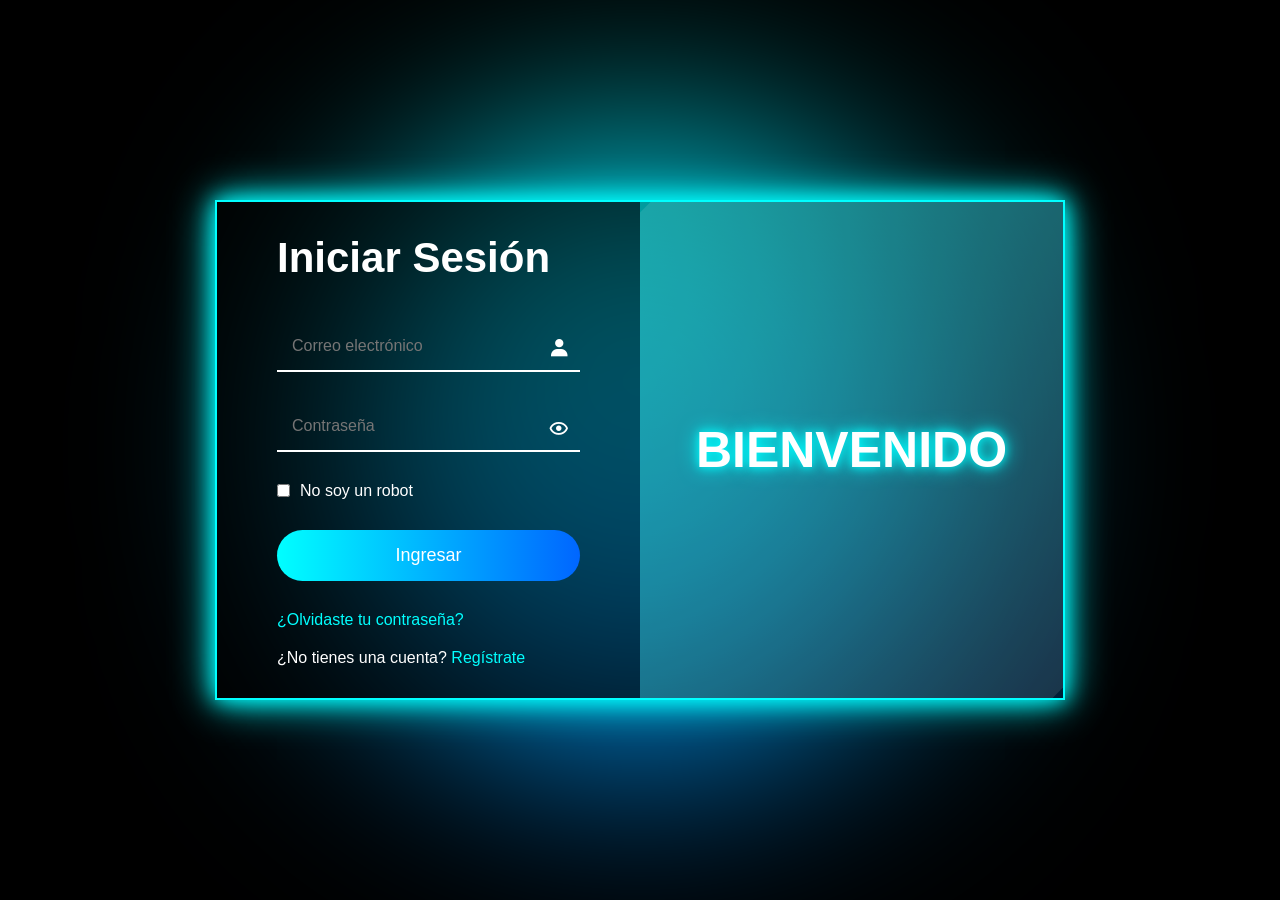
<file: index.html>
<!DOCTYPE html>
<html lang="es">

<head>
    <meta charset="UTF-8">
    <meta name="viewport" content="width=device-width, initial-scale=1.0">
    <title>Inicio de Sesión Seguro</title>

    <link rel="stylesheet" href="css/style.css">
    <link href="https://unpkg.com/boxicons@2.1.4/css/boxicons.min.css" rel="stylesheet">
</head>

<body>

    <div class="container">

        <div class="login-box">

            <div class="left">

                <h1>Iniciar Sesión</h1>

                <div class="input-box">
                    <input type="email" id="loginUser" placeholder="Correo electrónico" required>
                    <i class='bx bxs-user'></i>
                </div>

                <div class="input-box">
                    <input type="password" id="loginPassword" placeholder="Contraseña" required>
                    <i class='bx bx-show toggle-password' id="toggleLogin"></i>
                </div>

                <div class="captcha">
                    <input type="checkbox" id="robot">
                    <span>No soy un robot</span>
                </div>

                <button onclick="login()">Ingresar</button>

                <p id="attemptMessage"></p>
                <p id="timerMessage"></p>

                <a href="#" class="forgot">¿Olvidaste tu contraseña?</a>

                <p class="account-text">
                    ¿No tienes una cuenta?
                    <a href="register.html">Regístrate</a>
                </p>

            </div>

            <div class="right">
                <h2>BIENVENIDO</h2>
            </div>

        </div>

    </div>

    <!-- MODAL -->
    <div id="welcomeModal" class="modal">
        <div class="modal-content">
            <h2>✔ Bienvenido al sistema</h2>
            <p>Acceso exitoso</p>

            <button onclick="closeModal()">Continuar</button>
        </div>
    </div>

    <script src="js/script.js"></script>

</body>

</html>
</file>
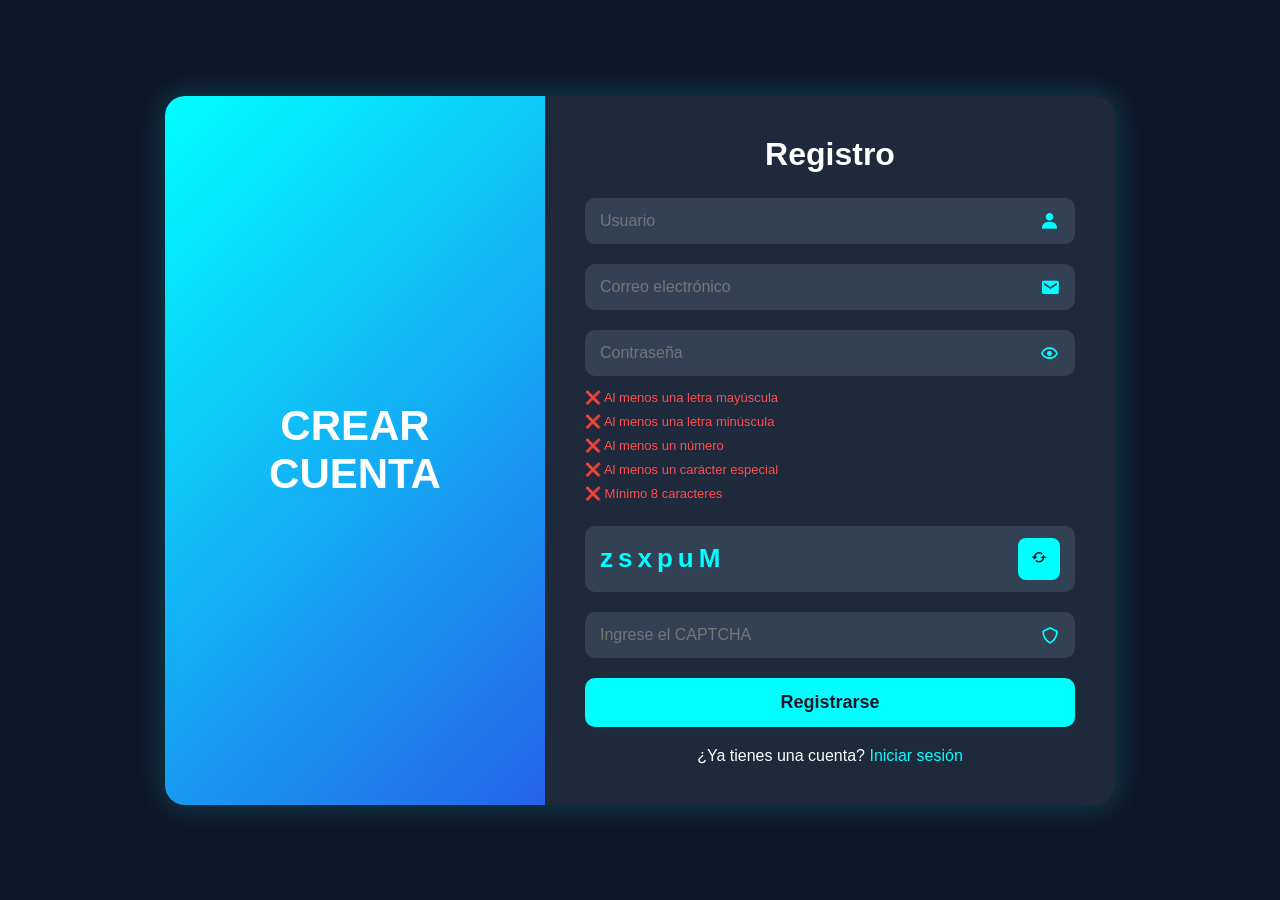
<file: register.html>
<!DOCTYPE html>
<html lang="es">

<head>

    <meta charset="UTF-8">

    <meta name="viewport"
    content="width=device-width, initial-scale=1.0">

    <title>Registro Seguro</title>

    <link href='https://unpkg.com/boxicons@2.1.4/css/boxicons.min.css'
    rel='stylesheet'>

    <style>

        *{
            margin:0;
            padding:0;
            box-sizing:border-box;
            font-family:Arial, Helvetica, sans-serif;
        }

        body{
            display:flex;
            justify-content:center;
            align-items:center;
            min-height:100vh;
            background:#0f172a;
            padding:20px;
        }

        .container{
            width:100%;
            max-width:950px;
        }

        .register-box{
            display:flex;
            background:#111827;
            border-radius:20px;
            overflow:hidden;
            box-shadow:0 0 30px rgba(0,255,255,0.2);
        }

        .left-panel{
            width:40%;
            background:linear-gradient(135deg,#00ffff,#2563eb);
            display:flex;
            justify-content:center;
            align-items:center;
            padding:40px;
        }

        .left-panel h1{
            color:white;
            font-size:42px;
            text-align:center;
        }

        .right-panel{
            width:60%;
            background:#1e293b;
            padding:40px;
        }

        .right-panel h2{
            color:white;
            text-align:center;
            margin-bottom:25px;
            font-size:32px;
        }

        .input-box{
            position:relative;
            margin-bottom:20px;
        }

        .input-box input{
            width:100%;
            padding:14px 45px 14px 15px;
            border:none;
            outline:none;
            border-radius:10px;
            background:#334155;
            color:white;
            font-size:16px;
        }

        .input-box i{
            position:absolute;
            right:15px;
            top:50%;
            transform:translateY(-50%);
            color:#00ffff;
            font-size:20px;
            cursor:pointer;
        }

        .captcha-box{
            display:flex;
            justify-content:space-between;
            align-items:center;
            background:#334155;
            border-radius:10px;
            padding:12px 15px;
            margin-bottom:20px;
        }

        #captchaText{
            color:#00ffff;
            font-size:26px;
            letter-spacing:5px;
            font-weight:bold;
            user-select:none;
        }

        #refreshCaptcha{
            border:none;
            background:#00ffff;
            color:#111827;
            padding:10px 12px;
            border-radius:8px;
            cursor:pointer;
            font-size:18px;
        }

        .password-rules{
            margin-top:-10px;
            margin-bottom:20px;
            font-size:13px;
            line-height:24px;
        }

        .password-rules span{
            display:block;
        }

        .valid{
            color:#00ff99;
        }

        .invalid{
            color:#ff4d4d;
        }

        .register-btn{
            width:100%;
            padding:14px;
            border:none;
            border-radius:10px;
            background:#00ffff;
            color:#111827;
            font-size:18px;
            font-weight:bold;
            cursor:pointer;
        }

        #message{
            display:block;
            text-align:center;
            margin-bottom:15px;
            font-weight:bold;
        }

        .account-text{
            margin-top:20px;
            text-align:center;
            color:white;
        }

        .account-text a{
            color:#00ffff;
            text-decoration:none;
        }

    </style>

</head>

<body>

    <div class="container">

        <div class="register-box">

            <!-- PANEL IZQUIERDO -->
            <div class="left-panel">

                <h1>CREAR CUENTA</h1>

            </div>

            <!-- PANEL DERECHO -->
            <div class="right-panel">

                <h2>Registro</h2>

                <!-- USUARIO -->
                <div class="input-box">

                    <input type="text"
                    id="username"
                    placeholder="Usuario"
                    required>

                    <i class='bx bxs-user'></i>

                </div>

                <!-- CORREO -->
                <div class="input-box">

                    <input type="email"
                    id="email"
                    placeholder="Correo electrónico"
                    required>

                    <i class='bx bxs-envelope'></i>

                </div>

                <!-- CONTRASEÑA -->
                <div class="input-box">

                    <input type="password"
                    id="registerPassword"
                    placeholder="Contraseña"
                    required>

                    <i class='bx bx-show'
                    id="toggleRegister"></i>

                </div>

                <!-- REGLAS -->
                <div class="password-rules">

                    <span id="uppercase" class="invalid">
                        ❌ Al menos una letra mayúscula
                    </span>

                    <span id="lowercase" class="invalid">
                        ❌ Al menos una letra minúscula
                    </span>

                    <span id="number" class="invalid">
                        ❌ Al menos un número
                    </span>

                    <span id="special" class="invalid">
                        ❌ Al menos un carácter especial
                    </span>

                    <span id="length" class="invalid">
                        ❌ Mínimo 8 caracteres
                    </span>

                </div>

                <!-- CAPTCHA -->
                <div class="captcha-box">

                    <p id="captchaText"></p>

                    <button type="button"
                    id="refreshCaptcha">

                        <i class='bx bx-refresh'></i>

                    </button>

                </div>

                <!-- INPUT CAPTCHA -->
                <div class="input-box">

                    <input type="text"
                    id="captchaInput"
                    placeholder="Ingrese el CAPTCHA"
                    required>

                    <i class='bx bx-shield'></i>

                </div>

                <!-- MENSAJE -->
                <small id="message"></small>

                <!-- BOTÓN -->
                <button type="button"
                class="register-btn"
                id="registerBtn">

                    Registrarse

                </button>

                <p class="account-text">

                    ¿Ya tienes una cuenta?

                    <a href="index.html">

                        Iniciar sesión

                    </a>

                </p>

            </div>

        </div>

    </div>

    <script>

        // MOSTRAR / OCULTAR CONTRASEÑA

        const toggleRegister =
        document.getElementById("toggleRegister");

        const registerPassword =
        document.getElementById("registerPassword");

        toggleRegister.addEventListener("click", () => {

            if(registerPassword.type === "password"){

                registerPassword.type = "text";

                toggleRegister.classList.replace(
                    "bx-show",
                    "bx-hide"
                );

            }else{

                registerPassword.type = "password";

                toggleRegister.classList.replace(
                    "bx-hide",
                    "bx-show"
                );

            }

        });

        // CAPTCHA

        const captchaText =
        document.getElementById("captchaText");

        const refreshCaptcha =
        document.getElementById("refreshCaptcha");

        let generatedCaptcha = "";

        function generateCaptcha(){

            const chars =
            "ABCDEFGHJKLMNPQRSTUVWXYZabcdefghijkmnopqrstuvwxyz23456789";

            generatedCaptcha = "";

            for(let i = 0; i < 6; i++){

                generatedCaptcha += chars.charAt(
                    Math.floor(Math.random() * chars.length)
                );

            }

            captchaText.textContent = generatedCaptcha;

        }

        generateCaptcha();

        refreshCaptcha.addEventListener(
            "click",
            generateCaptcha
        );

        // VALIDACIÓN DE CONTRASEÑA

        const uppercase =
        document.getElementById("uppercase");

        const lowercase =
        document.getElementById("lowercase");

        const number =
        document.getElementById("number");

        const special =
        document.getElementById("special");

        const length =
        document.getElementById("length");

        registerPassword.addEventListener("keyup", () => {

            const password =
            registerPassword.value;

            validateRule(
                uppercase,
                /[A-Z]/.test(password)
            );

            validateRule(
                lowercase,
                /[a-z]/.test(password)
            );

            validateRule(
                number,
                /[0-9]/.test(password)
            );

            validateRule(
                special,
                /[!@#$%^&*(),.?":{}|<>]/.test(password)
            );

            validateRule(
                length,
                password.length >= 8
            );

        });

        function validateRule(element, valid){

            if(valid){

                element.classList.remove("invalid");

                element.classList.add("valid");

                element.innerHTML =
                element.innerHTML.replace("❌","✅");

            }else{

                element.classList.remove("valid");

                element.classList.add("invalid");

                element.innerHTML =
                element.innerHTML.replace("✅","❌");

            }

        }

        // REGISTRO

        const registerBtn =
        document.getElementById("registerBtn");

        const captchaInput =
        document.getElementById("captchaInput");

        const message =
        document.getElementById("message");

        registerBtn.addEventListener("click", () => {

            const username =
            document.getElementById("username").value;

            const email =
            document.getElementById("email").value;

            const password =
            registerPassword.value;

            const userCaptcha =
            captchaInput.value.trim();

            const realCaptcha =
            generatedCaptcha.trim();

            // VALIDAR CAPTCHA

            if(
                userCaptcha.toLowerCase() !==
                realCaptcha.toLowerCase()
            ){

                message.style.color = "#ff4d4d";

                message.textContent =
                "CAPTCHA incorrecto";

                return;

            }

            // VALIDAR CONTRASEÑA

            const validPassword =
                /[A-Z]/.test(password) &&
                /[a-z]/.test(password) &&
                /[0-9]/.test(password) &&
                /[!@#$%^&*(),.?":{}|<>]/.test(password) &&
                password.length >= 8;

            if(!validPassword){

                message.style.color = "#ff4d4d";

                message.textContent =
                "La contraseña no cumple los requisitos";

                return;

            }

            // GUARDAR DATOS

            localStorage.setItem(
                "username",
                username
            );

            localStorage.setItem(
                "email",
                email
            );

            localStorage.setItem(
                "password",
                password
            );

            // MENSAJE

            message.style.color = "#00ff99";

            message.textContent =
            "¡Registro exitoso!";

            // IR AL LOGIN

            setTimeout(() => {

                window.location.href =
                "index.html";

            }, 2000);

        });

    </script>

</body>

</html>
</file>
<file: css/style.css>
/* style.css */

*{

    margin: 0;
    padding: 0;
    box-sizing: border-box;
    font-family: Arial;
}

body{

    display: flex;
    justify-content: center;
    align-items: center;

    min-height: 100vh;

    background: black;

    overflow: hidden;
}

body::before{

    content: '';

    position: absolute;

    width: 600px;
    height: 600px;

    background: linear-gradient(#00ffff,#0088ff);

    border-radius: 50%;

    filter: blur(120px);

    animation: animate 6s linear infinite;
}

@keyframes animate{

    0%{
        transform: translate(-200px,-100px);
    }

    50%{
        transform: translate(200px,100px);
    }

    100%{
        transform: translate(-200px,-100px);
    }
}

.container{

    position: relative;
    z-index: 1;
}

/* LOGIN */

.login-box{

    width: 850px;
    height: 500px;

    display: flex;

    background: rgba(0,0,0,0.6);

    border: 2px solid #00ffff;

    box-shadow:
    0 0 20px #00ffff,
    0 0 40px #00ffff;

    overflow: hidden;

    transition: 0.5s;
}

.login-box:hover{

    transform: scale(1.02);
}

.left{

    width: 50%;

    padding: 60px;

    display: flex;
    flex-direction: column;
    justify-content: center;

    color: white;
}

.left h1{

    font-size: 42px;

    margin-bottom: 40px;
}

.input-box{

    position: relative;

    margin-bottom: 30px;
}

.input-box input{

    width: 100%;

    padding: 15px;

    background: transparent;

    border: none;

    border-bottom: 2px solid white;

    outline: none;

    color: white;

    font-size: 16px;
}

.input-box i{

    position: absolute;

    right: 10px;
    top: 15px;

    color: white;

    font-size: 22px;

    cursor: pointer;
}

button{

    padding: 15px;

    border: none;

    border-radius: 30px;

    background: linear-gradient(to right,#00ffff,#0066ff);

    color: white;

    font-size: 18px;

    cursor: pointer;

    transition: 0.4s;

    margin-top: 10px;
}

button:hover{

    transform: scale(1.05);

    box-shadow:
    0 0 20px #00ffff,
    0 0 40px #00ffff;
}

.captcha{

    display: flex;
    align-items: center;
    gap: 10px;

    color: white;

    margin-bottom: 20px;
}

.forgot{

    color: #00ffff;

    text-decoration: none;

    margin-top: 15px;
}

.account-text{

    margin-top: 20px;
}

.account-text a{

    color: #00ffff;

    text-decoration: none;
}

#attemptMessage{

    color: red;

    margin-top: 15px;
}

.right{

    width: 50%;

    display: flex;
    justify-content: center;
    align-items: center;

    background: linear-gradient(
        135deg,
        rgba(0,255,255,0.5),
        rgba(0,136,255,0.2)
    );

    position: relative;

    overflow: hidden;
}

.right::before{

    content: '';

    position: absolute;

    width: 150%;
    height: 150%;

    background: rgba(255,255,255,0.1);

    transform: rotate(45deg);

    animation: shine 5s linear infinite;
}

@keyframes shine{

    0%{
        transform: translateX(-500px) rotate(45deg);
    }

    100%{
        transform: translateX(500px) rotate(45deg);
    }
}

.right h2{

    color: white;

    font-size: 50px;

    z-index: 1;

    text-shadow:
    0 0 10px #00ffff,
    0 0 20px #00ffff;
}

/* REGISTER */

.register-box{

    width: 900px;
    height: 500px;

    display: flex;

    background: #070b1d;

    border: 2px solid #00ffff;

    box-shadow:
    0 0 20px #00ffff,
    0 0 40px #00ffff;

    overflow: hidden;
}

.left-panel{

    width: 45%;

    background: linear-gradient(
        135deg,
        #00ffff,
        #0066ff
    );

    clip-path: polygon(
        0 0,
        100% 0,
        70% 100%,
        0 100%
    );

    display: flex;
    justify-content: center;
    align-items: center;

    position: relative;

    overflow: hidden;
}

.left-panel::before{

    content: '';

    position: absolute;

    width: 150%;
    height: 150%;

    background: rgba(255,255,255,0.1);

    transform: rotate(45deg);

    animation: shine 5s linear infinite;
}

.left-panel h1{

    color: white;

    font-size: 50px;

    z-index: 1;

    text-shadow:
    0 0 10px white,
    0 0 20px #00ffff;
}

.right-panel{

    width: 55%;

    padding: 70px;

    display: flex;
    flex-direction: column;
    justify-content: center;

    color: white;
}

.right-panel h2{

    font-size: 40px;

    margin-bottom: 40px;
}

.register-btn{

    box-shadow:
    0 0 15px #00ffff;
}

.register-btn:hover{

    box-shadow:
    0 0 25px #00ffff,
    0 0 50px #00ffff;
}

#message{

    margin-top: -15px;
    margin-bottom: 20px;

    font-size: 14px;
}

/* RESPONSIVE */

@media(max-width:900px){

    .login-box,
    .register-box{

        width: 95%;

        flex-direction: column;

        height: auto;
    }

    .left,
    .right,
    .left-panel,
    .right-panel{

        width: 100%;
    }

    .right,
    .left-panel{

        height: 220px;
    }

    .left-panel{

        clip-path: none;
    }
}
/* CAPTCHA IMAGE */

.captcha-box{

    margin-bottom: 20px;

    color: white;
}

.captcha-title{

    margin-bottom: 10px;

    font-size: 15px;
}

.captcha-images{

    display: grid;

    grid-template-columns: repeat(2,1fr);

    gap: 10px;
}

.captcha-img{

    width: 100%;

    height: 100px;

    object-fit: cover;

    border: 3px solid transparent;

    cursor: pointer;

    transition: 0.3s;

    border-radius: 10px;
}

.captcha-img:hover{

    transform: scale(1.05);
}

.captcha-img.selected{

    border: 3px solid #00ffff;

    box-shadow:
    0 0 15px #00ffff;
}

#captchaMessage{

    margin-top: 10px;

    font-size: 14px;
}
/* ========================= */
/* MODAL */
/* ========================= */

.modal {
    display: none;
    position: fixed;
    z-index: 9999;
    left: 0;
    top: 0;
    width: 100%;
    height: 100%;
    background: rgba(0,0,0,0.7);
    justify-content: center;
    align-items: center;
    backdrop-filter: blur(5px);
}

.modal-content {
    background: rgba(0,0,0,0.85);
    border: 2px solid #00ffff;
    padding: 30px;
    border-radius: 15px;
    text-align: center;
    box-shadow: 0 0 20px #00ffff;
    animation: pop 0.3s ease;
}

.modal-content h2 {
    color: #00ffff;
    margin-bottom: 10px;
}

.modal-content p {
    color: white;
    margin-bottom: 15px;
}

.modal-content button {
    padding: 10px 20px;
    border: none;
    border-radius: 20px;
    background: #00ffff;
    cursor: pointer;
    font-weight: bold;
}

@keyframes pop {
    from { transform: scale(0.7); opacity: 0; }
    to { transform: scale(1); opacity: 1; }
}
</file>
